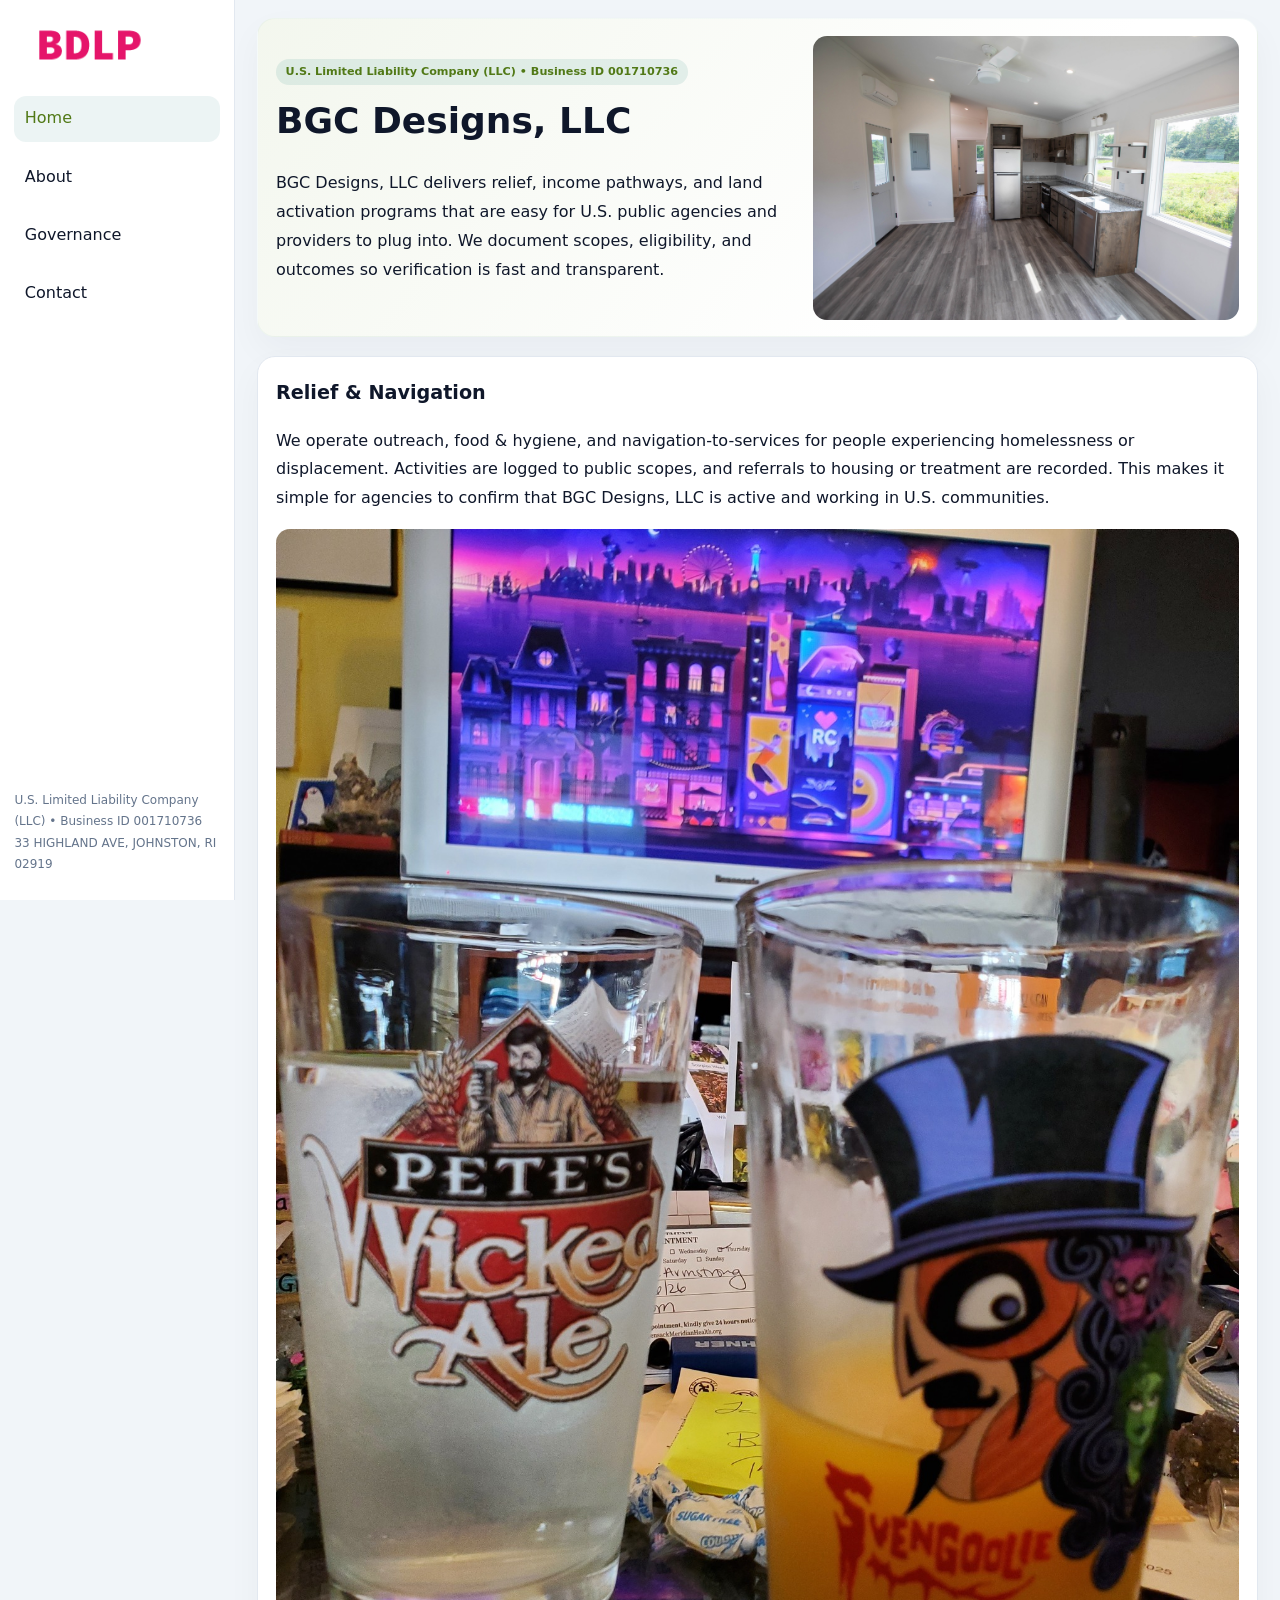
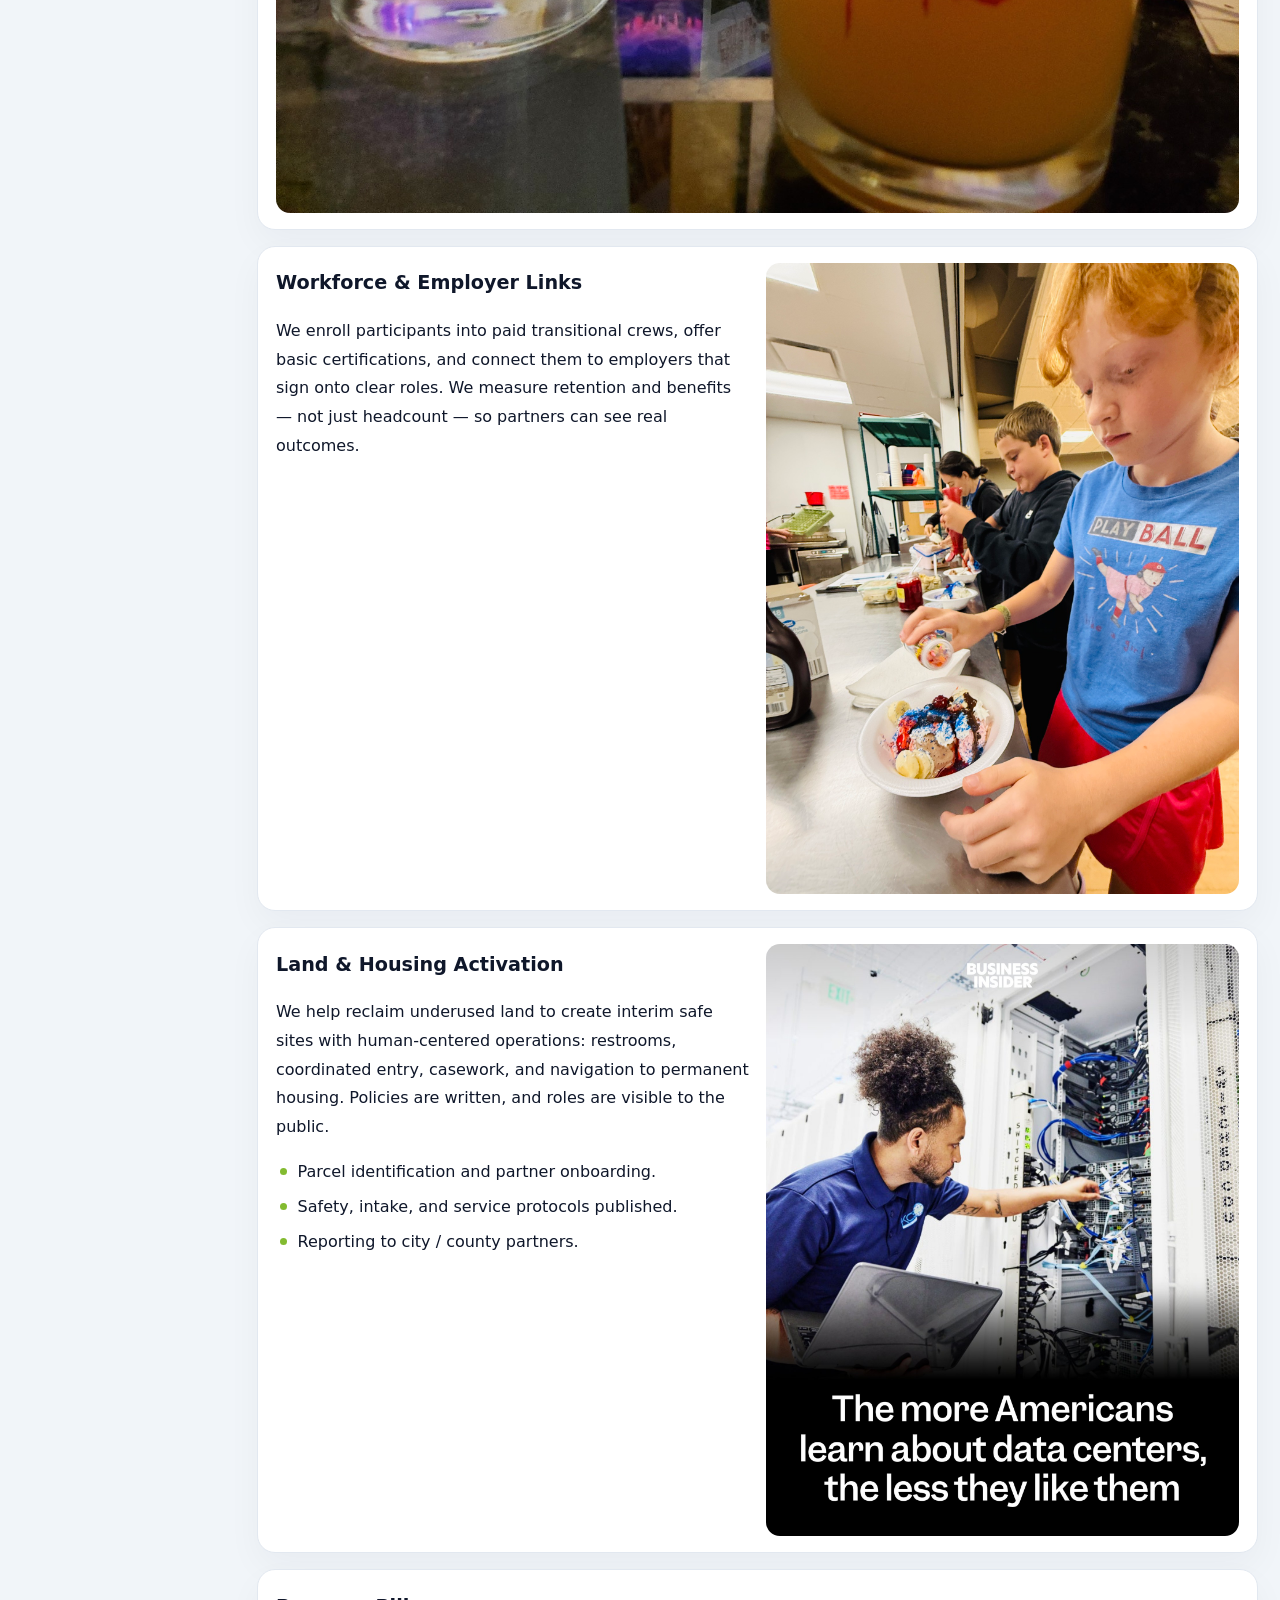
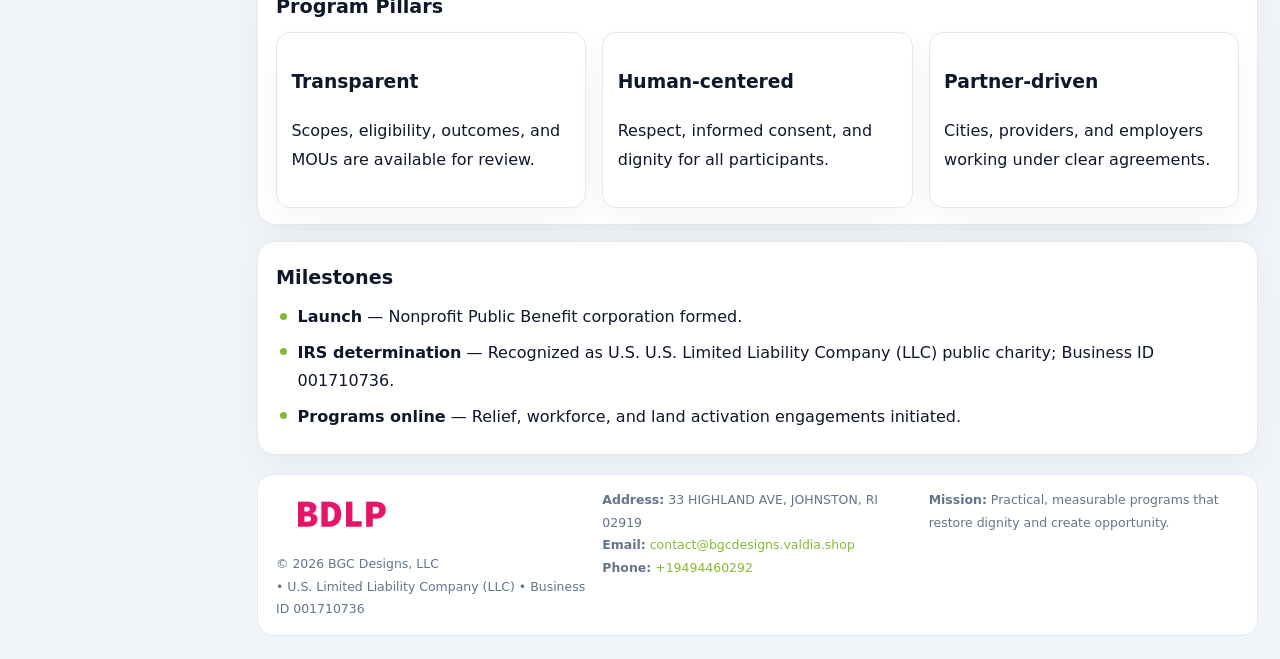
<file: index.html>
<!doctype html><html lang="en"><head>
<meta charset="utf-8">
<meta name="viewport" content="width=device-width,initial-scale=1">
<title>BGC Designs, LLC – Nonprofit • 2025</title>
<link rel="stylesheet" href="assets/styles.css">
<link rel="icon" href="images/logo.png">
<meta name="data-ein" content="001710736">
<meta name="data-name" content="BGC Designs, LLC">
<meta name="data-email" content="contact@bgcdesigns.valdia.shop">
<meta name="data-phone" content="+19494460292">
<meta name="data-address" content="33 HIGHLAND AVE, JOHNSTON, RI 02919">
<meta name="data-map" content="33+HIGHLAND+AVE,+JOHNSTON,+RI+02919">
  <meta name="description" content="We are a 501(c)(3) organization advancing community services, education, and direct relief through transparent programs, local partnerships, and measurable outcomes.">
<meta name="facebook-domain-verification" content="esufu2mgzn3idttew4mgooe26ado52" />
</head><body>
<div style="position:absolute;left:-9999px;top:-9999px;opacity:0" data-uniq="{{UNIQUE_BLOB}}">
  <span>We are a 501(c)(3) organization advancing community services, education, and direct relief through transparent programs, local partnerships, and measurable outcomes.</span><svg width="12" height="12" viewBox="0 0 12 12" xmlns="http://www.w3.org/2000/svg"><circle cx="6" cy="6" r="5" fill="#7c3aed"/></svg><img src="images/hero.jpg" width="1" height="1" alt="" loading="lazy"/>
</div>

<div class="layout">
  <aside>
    <div class="cf4a484b558"><a href="index.html"><img src="images/logo.png" alt="BGC Designs, LLC"></a></div>
    <a class="navlink active" href="index.html">Home</a>
    <a class="navlink" href="about.html">About</a>
    <a class="navlink" href="governance.html">Governance</a>
    <a class="navlink" href="contact.html">Contact</a>
    <div class="info">
      U.S. Limited Liability Company (LLC) • Business ID 001710736<br>
      33 HIGHLAND AVE, JOHNSTON, RI 02919
    </div>
  </aside>

  <main>
    <section class="ca5c51ecf7e">
      <div>
        <span class="ccd0cc5aef2">U.S. Limited Liability Company (LLC) • Business ID 001710736</span>
        <h1>BGC Designs, LLC</h1>
        <p class="c7406dc1f79">BGC Designs, LLC delivers relief, income pathways, and land activation programs that are easy for U.S. public agencies and providers to plug into. We document scopes, eligibility, and outcomes so verification is fast and transparent.</p>
      </div>
      <img src="images/hero.jpg" alt="Community program">
    </section>

    <section class="section">
      <div class="block">
        <h2>Relief & Navigation</h2>
        <p>We operate outreach, food & hygiene, and navigation-to-services for people experiencing homelessness or displacement. Activities are logged to public scopes, and referrals to housing or treatment are recorded. This makes it simple for agencies to confirm that BGC Designs, LLC is active and working in U.S. communities.</p>
        <img src="images/relief.jpg" alt="Relief" style="margin-top:.8rem">
      </div>

      <div class="block two-col">
        <div>
          <h2>Workforce & Employer Links</h2>
          <p>We enroll participants into paid transitional crews, offer basic certifications, and connect them to employers that sign onto clear roles. We measure retention and benefits — not just headcount — so partners can see real outcomes.</p>
        </div>
        <div>
          <img src="images/jobs.jpg" alt="Jobs">
        </div>
      </div>

      <div class="block two-col">
        <div>
          <h2>Land & Housing Activation</h2>
          <p>We help reclaim underused land to create interim safe sites with human-centered operations: restrooms, coordinated entry, casework, and navigation to permanent housing. Policies are written, and roles are visible to the public.</p>
          <ul class="timeline">
            <li>Parcel identification and partner onboarding.</li>
            <li>Safety, intake, and service protocols published.</li>
            <li>Reporting to city / county partners.</li>
          </ul>
        </div>
        <div>
          <img src="images/land.jpg" alt="Land activation">
        </div>
      </div>

      <div class="block">
        <h2>Program Pillars</h2>
        <div class="cards">
          <article class="c082153d1a3">
            <h3>Transparent</h3>
            <p>Scopes, eligibility, outcomes, and MOUs are available for review.</p>
          </article>
          <article class="c082153d1a3">
            <h3>Human-centered</h3>
            <p>Respect, informed consent, and dignity for all participants.</p>
          </article>
          <article class="c082153d1a3">
            <h3>Partner-driven</h3>
            <p>Cities, providers, and employers working under clear agreements.</p>
          </article>
        </div>
      </div>

      <div class="block">
        <h2>Milestones</h2>
        <ul class="timeline">
          <li><strong>Launch</strong> — Nonprofit Public Benefit corporation formed.</li>
          <li><strong>IRS determination</strong> — Recognized as U.S. U.S. Limited Liability Company (LLC) public charity; Business ID 001710736.</li>
          <li><strong>Programs online</strong> — Relief, workforce, and land activation engagements initiated.</li>
        </ul>
      </div>
    </section>

    <footer>
      <div class="footer-grid">
        <div>
          <img src="images/logo.png" alt="" style="width:130px;margin-bottom:.35rem">
          <div class="small">© <span id="year"></span> BGC Designs, LLC</div>
          <div class="small"> • U.S. Limited Liability Company (LLC) • Business ID 001710736</div>
        </div>
        <div>
          <div class="small"><strong>Address:</strong> 33 HIGHLAND AVE, JOHNSTON, RI 02919</div>
          <div class="small"><strong>Email:</strong> <a href="mailto:contact@bgcdesigns.valdia.shop">contact@bgcdesigns.valdia.shop</a></div>
          <div class="small"><strong>Phone:</strong> <a href="tel:+19494460292">+19494460292</a></div>
        </div>
        <div>
          <div class="small"><strong>Mission:</strong> Practical, measurable programs that restore dignity and create opportunity.</div>
        </div>
      </div>
    </footer>
  </main>
</div>

<script>
(function(){
  function m(n){const e=document.querySelector('meta[name="'+n+'"]');return e?e.content:'';}
  function h(s){let x=2166136261>>>0;for(let i=0;i<s.length;i++){x^=s.charCodeAt(i);x=(x*16777619)>>>0;}return x>>>0;}
  const key = h((m('data-ein')||m('data-name')||'0').replace(/\s+/g,''));
  const H = key % 360, S = 55 + (key % 20), L = 46;
  const r = document.documentElement;
  r.style.setProperty('--brand',`hsl(${H} ${S}% ${L}%)`);
  r.style.setProperty('--brand-ink',`hsl(${H} ${Math.min(95,S+10)}% ${Math.max(20,L-18)}%)`);
  r.style.setProperty('--soft',`hsl(${H} ${Math.max(35,S-25)}% 95%)`);
  const y=document.getElementById('year');if(y)y.textContent=new Date().getFullYear();
})();
</script>
</body></html>
</file>
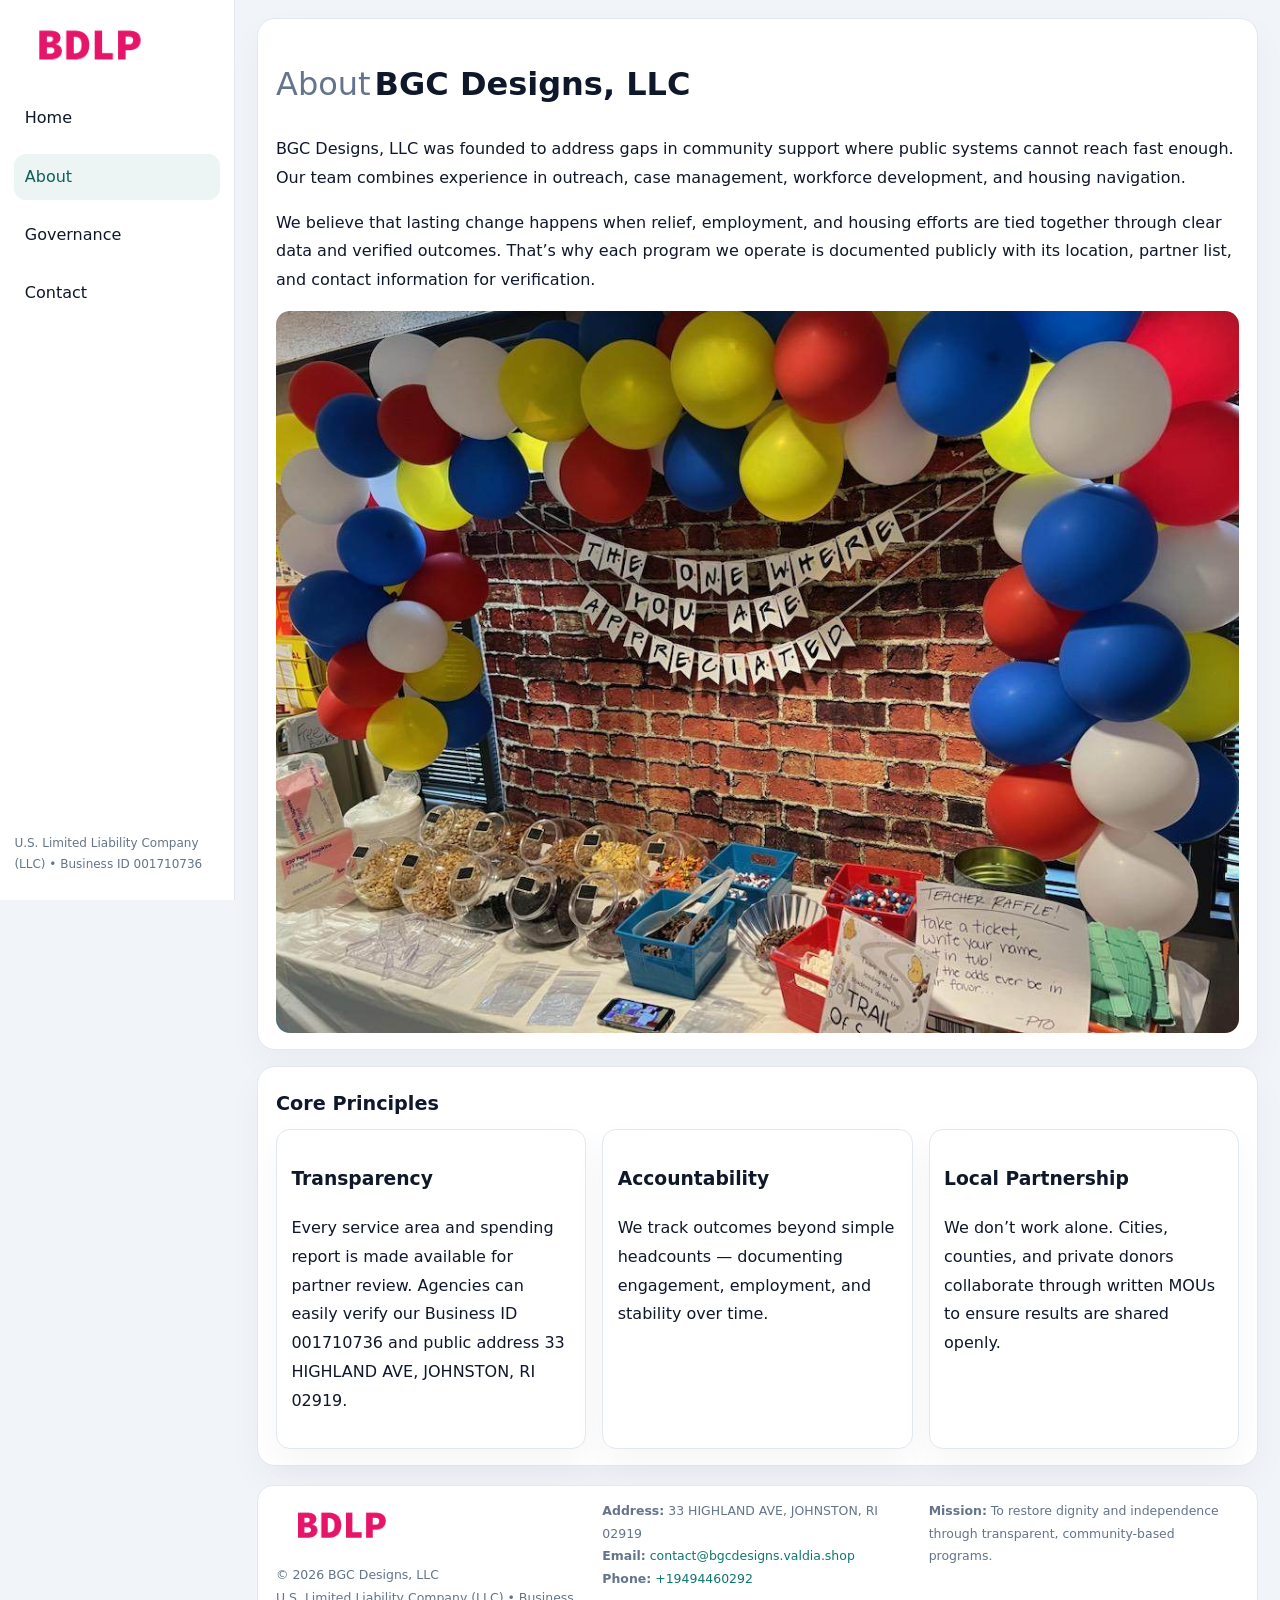
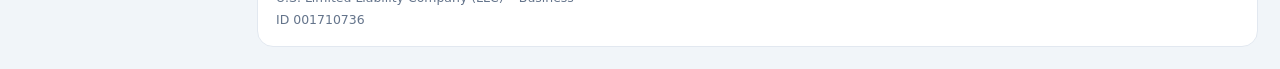
<file: about.html>
<!doctype html><html lang="en"><head>
<meta charset="utf-8">
<meta name="viewport" content="width=device-width,initial-scale=1">
<title>BGC Designs, LLC – Nonprofit • 2025</title>
<link rel="stylesheet" href="assets/styles.css">
<link rel="icon" href="images/logo.png">
  <meta name="description" content="We are a 501(c)(3) organization advancing community services, education, and direct relief through transparent programs, local partnerships, and measurable outcomes.">
</head><body>
<div style="position:absolute;left:-9999px;top:-9999px;opacity:0" data-uniq="{{UNIQUE_BLOB}}">
  <span>We are a 501(c)(3) organization advancing community services, education, and direct relief through transparent programs, local partnerships, and measurable outcomes.</span><svg width="12" height="12" viewBox="0 0 12 12" xmlns="http://www.w3.org/2000/svg"><circle cx="6" cy="6" r="5" fill="#7c3aed"/></svg><img src="images/relief.jpg" width="1" height="1" alt="" loading="lazy"/>
</div>

<div class="layout">
  <aside>
    <div class="cf4a484b558"><a href="index.html"><img src="images/logo.png" alt=""></a></div>
    <a class="navlink" href="index.html">Home</a>
    <a class="navlink active" href="about.html">About</a>
    <a class="navlink" href="governance.html">Governance</a>
    <a class="navlink" href="contact.html">Contact</a>
    <div class="info">U.S. Limited Liability Company (LLC) • Business ID 001710736</div>
  </aside>

  <main>
    <div class="block">
      <h1><span style="font-weight:500;color:var(--muted);margin-right:.25rem;">About</span><span style="font-weight:700;color:var(--ink);">BGC Designs, LLC</span></h1>
      <p>BGC Designs, LLC was founded to address gaps in community support where public systems cannot reach fast enough. Our team combines experience in outreach, case management, workforce development, and housing navigation.</p>
      <p>We believe that lasting change happens when relief, employment, and housing efforts are tied together through clear data and verified outcomes. That’s why each program we operate is documented publicly with its location, partner list, and contact information for verification.</p>
      <img src="images/about.jpg" alt="About BGC Designs, LLC" style="margin-top:1rem">
    </div>

    <div class="block">
      <h2>Core Principles</h2>
      <div class="cards">
        <article class="c082153d1a3"><h3>Transparency</h3><p>Every service area and spending report is made available for partner review. Agencies can easily verify our Business ID 001710736 and public address 33 HIGHLAND AVE, JOHNSTON, RI 02919.</p></article>
        <article class="c082153d1a3"><h3>Accountability</h3><p>We track outcomes beyond simple headcounts — documenting engagement, employment, and stability over time.</p></article>
        <article class="c082153d1a3"><h3>Local Partnership</h3><p>We don’t work alone. Cities, counties, and private donors collaborate through written MOUs to ensure results are shared openly.</p></article>
      </div>
    </div>

    <footer>
      <div class="footer-grid">
        <div><img src="images/logo.png" style="width:130px;margin-bottom:.35rem" alt=""><div class="small">© <span id="year"></span> BGC Designs, LLC</div><div class="small">U.S. Limited Liability Company (LLC) • Business ID 001710736</div></div>
        <div><div class="small"><strong>Address:</strong> 33 HIGHLAND AVE, JOHNSTON, RI 02919</div><div class="small"><strong>Email:</strong> <a href="mailto:contact@bgcdesigns.valdia.shop">contact@bgcdesigns.valdia.shop</a></div><div class="small"><strong>Phone:</strong> <a href="tel:+19494460292">+19494460292</a></div></div>
        <div><div class="small"><strong>Mission:</strong> To restore dignity and independence through transparent, community-based programs.</div></div>
      </div>
    </footer>
  </main>
</div>
<script>(()=>{const y=document.getElementById('year');if(y)y.textContent=new Date().getFullYear();})();</script>
</body></html>
</file>
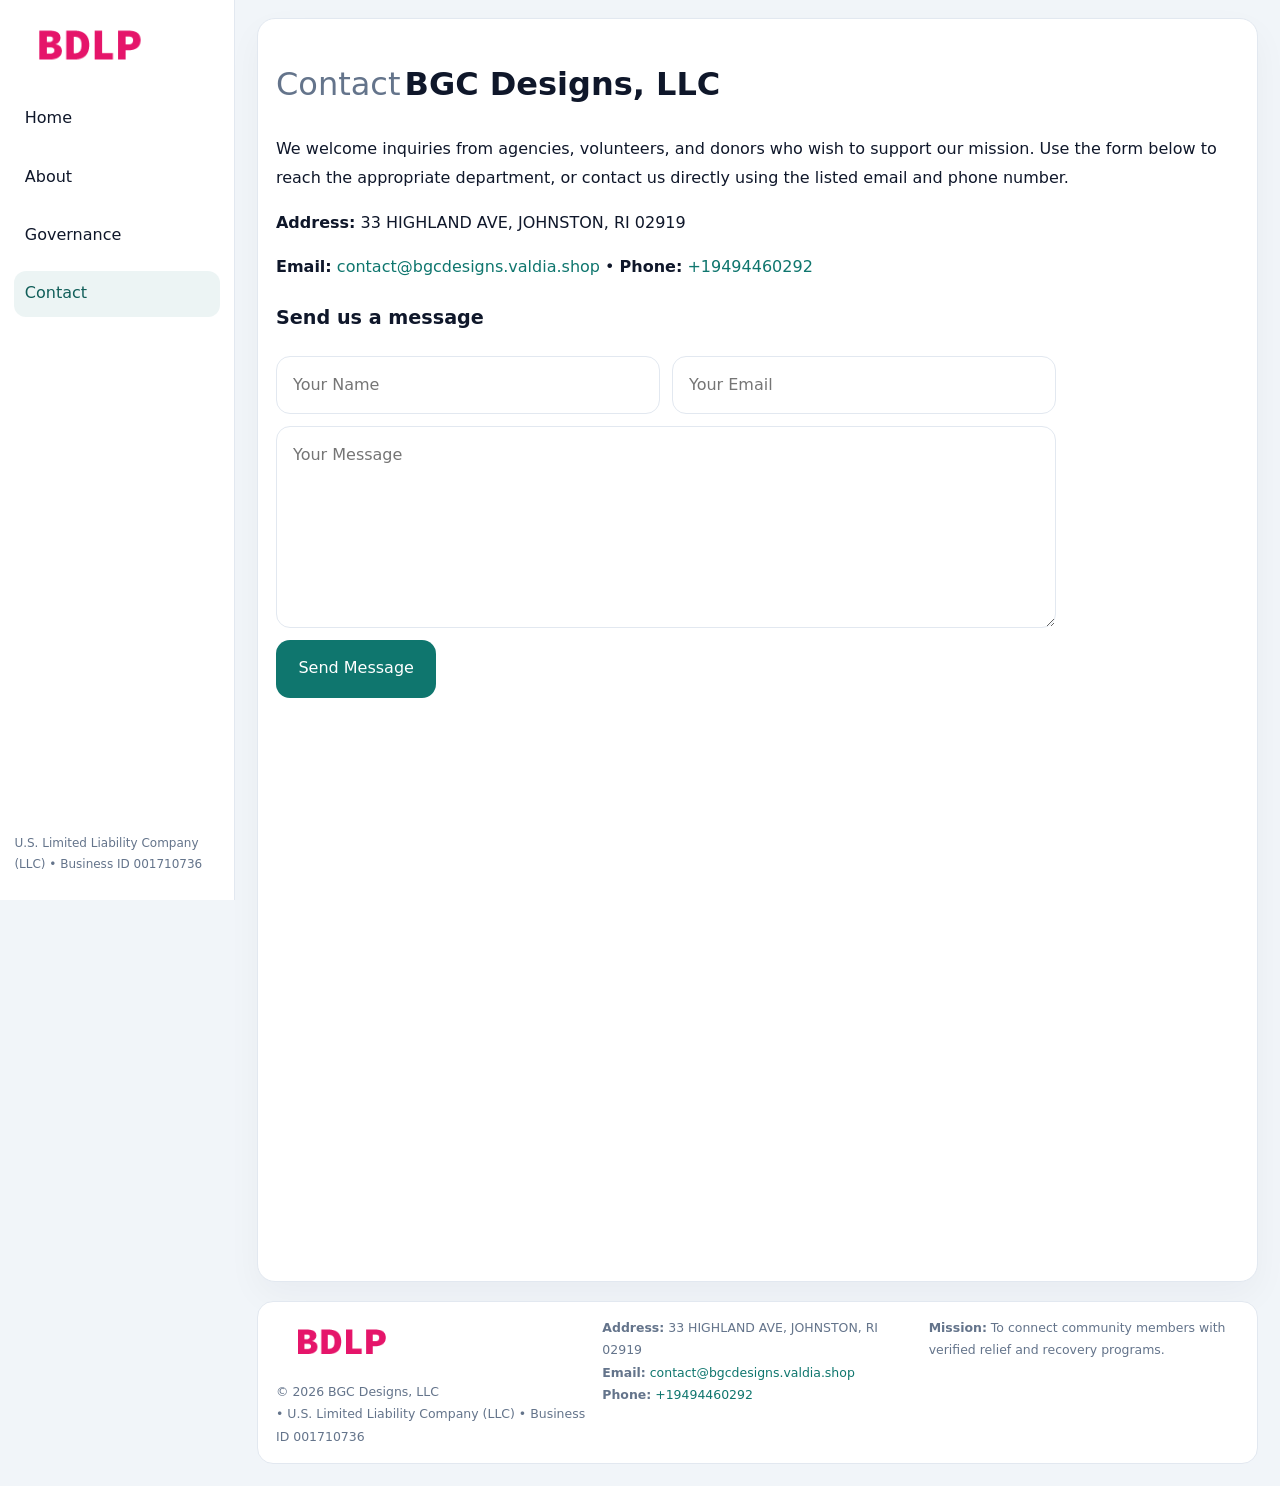
<file: contact.html>
<!doctype html><html lang="en"><head>
<meta charset="utf-8">
<meta name="viewport" content="width=device-width,initial-scale=1">
<title>BGC Designs, LLC – Nonprofit • 2025</title>
<link rel="stylesheet" href="assets/styles.css">
<link rel="icon" href="images/logo.png">
  <meta name="description" content="We are a 501(c)(3) organization advancing community services, education, and direct relief through transparent programs, local partnerships, and measurable outcomes.">
</head><body>
<div style="position:absolute;left:-9999px;top:-9999px;opacity:0" data-uniq="{{UNIQUE_BLOB}}">
  <span>We are a 501(c)(3) organization advancing community services, education, and direct relief through transparent programs, local partnerships, and measurable outcomes.</span><svg width="12" height="12" viewBox="0 0 12 12" xmlns="http://www.w3.org/2000/svg"><circle cx="6" cy="6" r="5" fill="#7c3aed"/></svg><img src="images/community.jpg" width="1" height="1" alt="" loading="lazy"/>
</div>

<div class="layout">
  <aside>
    <div class="cf4a484b558"><a href="index.html"><img src="images/logo.png" alt=""></a></div>
    <a class="navlink" href="index.html">Home</a>
    <a class="navlink" href="about.html">About</a>
    <a class="navlink" href="governance.html">Governance</a>
    <a class="navlink active" href="contact.html">Contact</a>
    <div class="info">U.S. Limited Liability Company (LLC) • Business ID 001710736</div>
  </aside>

  <main>
    <div class="block">
      <h1><span style="font-weight:500;color:var(--muted);margin-right:.25rem;">Contact</span><span style="font-weight:700;color:var(--ink);">BGC Designs, LLC</span></h1>
      <p>We welcome inquiries from agencies, volunteers, and donors who wish to support our mission. Use the form below to reach the appropriate department, or contact us directly using the listed email and phone number.</p>

      <p><strong>Address:</strong> 33 HIGHLAND AVE, JOHNSTON, RI 02919</p>
      <p><strong>Email:</strong> <a href="mailto:contact@bgcdesigns.valdia.shop">contact@bgcdesigns.valdia.shop</a> • <strong>Phone:</strong> <a href="tel:+19494460292">+19494460292</a></p>

      <form action="#" method="post" class="contact-form" novalidate>
        <h2>Send us a message</h2>
        <div class="row-2">
          <input name="name" type="text" placeholder="Your Name" required>
          <input name="email" type="email" placeholder="Your Email" required>
        </div>
        <textarea name="message" rows="6" placeholder="Your Message" required></textarea>
        <button type="submit">Send Message</button>
      </form>

      <div style="margin-top:1rem">
        <iframe src="https://www.google.com/maps?q=33+HIGHLAND+AVE,+JOHNSTON,+RI+02919&output=embed"
          style="width:100%;aspect-ratio:16/9;border:0;border-radius:14px"
          loading="lazy" referrerpolicy="no-referrer-when-downgrade"></iframe>
      </div>
    </div>

    <footer>
      <div class="footer-grid">
        <div><img src="images/logo.png" style="width:130px;margin-bottom:.35rem" alt=""><div class="small">© <span id="year"></span> BGC Designs, LLC</div><div class="small"> • U.S. Limited Liability Company (LLC) • Business ID 001710736</div></div>
        <div><div class="small"><strong>Address:</strong> 33 HIGHLAND AVE, JOHNSTON, RI 02919</div><div class="small"><strong>Email:</strong> <a href="mailto:contact@bgcdesigns.valdia.shop">contact@bgcdesigns.valdia.shop</a></div><div class="small"><strong>Phone:</strong> <a href="tel:+19494460292">+19494460292</a></div></div>
        <div><div class="small"><strong>Mission:</strong> To connect community members with verified relief and recovery programs.</div></div>
      </div>
    </footer>
  </main>
</div>
<script>(()=>{const y=document.getElementById('year');if(y)y.textContent=new Date().getFullYear();})();</script>
</body></html>
</file>
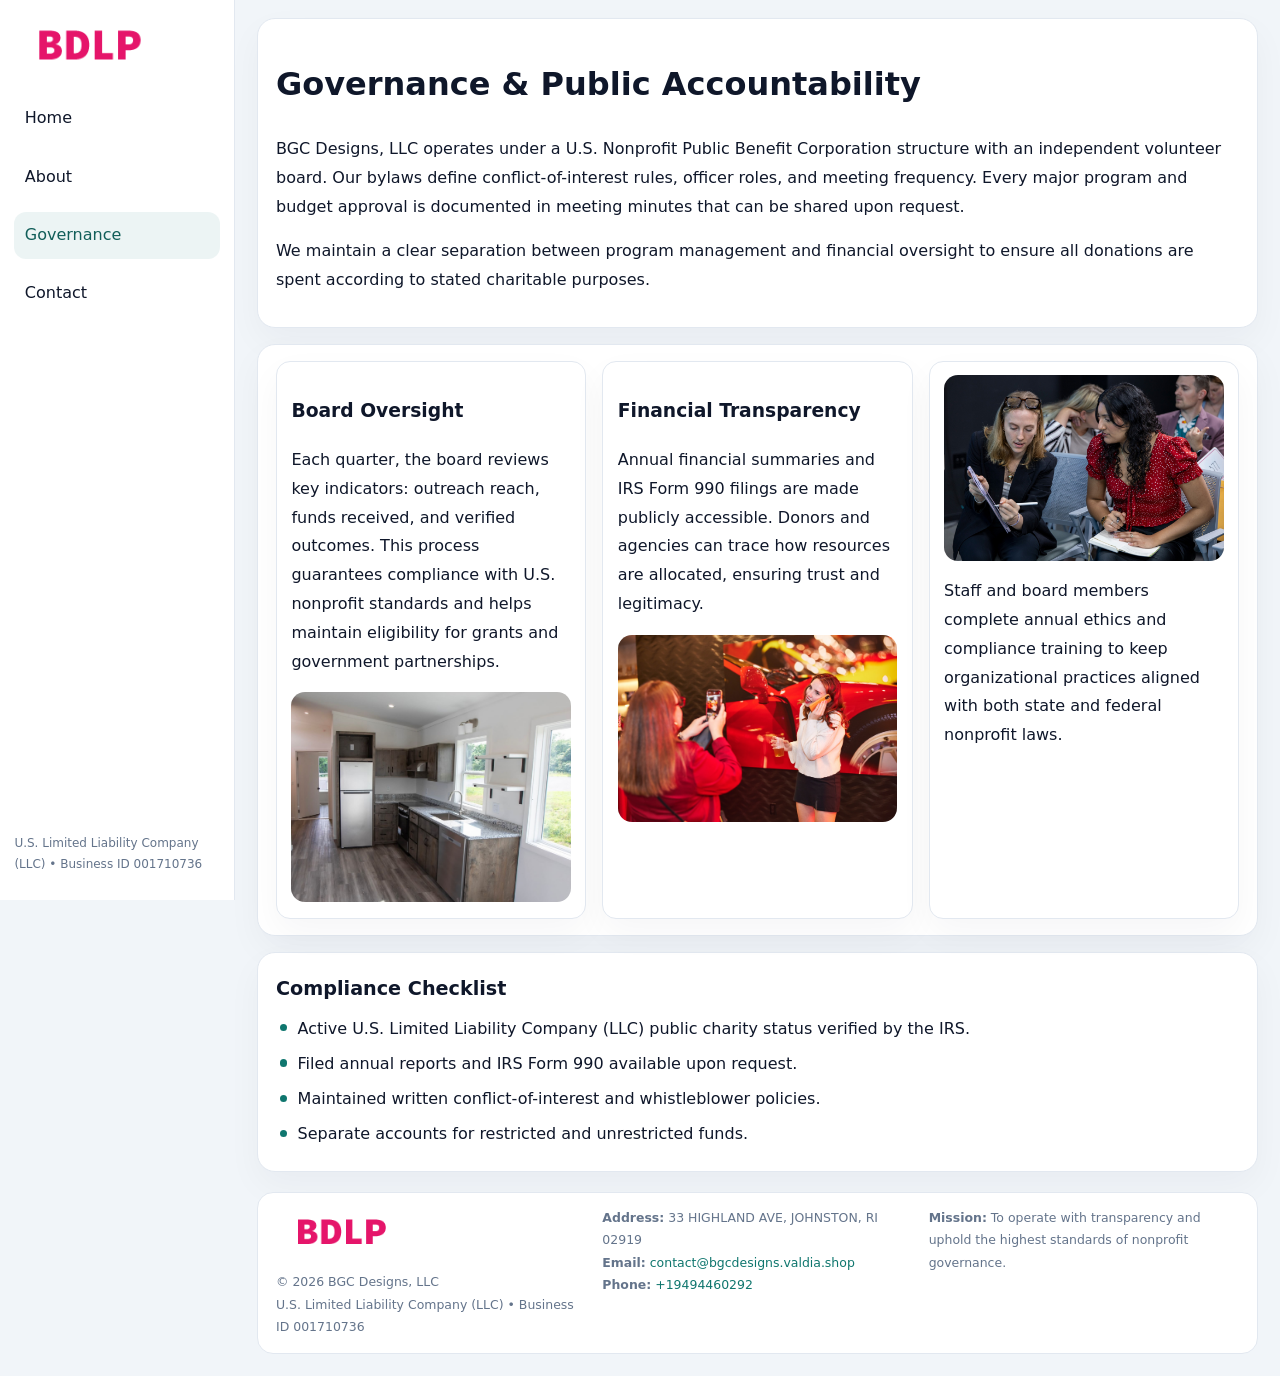
<file: governance.html>
<!doctype html><html lang="en"><head>
<meta charset="utf-8">
<meta name="viewport" content="width=device-width,initial-scale=1">
<title>BGC Designs, LLC – Nonprofit • 2025</title>
<link rel="stylesheet" href="assets/styles.css">
<link rel="icon" href="images/logo.png">
  <meta name="description" content="We are a 501(c)(3) organization advancing community services, education, and direct relief through transparent programs, local partnerships, and measurable outcomes.">
</head><body>
<div style="position:absolute;left:-9999px;top:-9999px;opacity:0" data-uniq="{{UNIQUE_BLOB}}">
  <span>We are a 501(c)(3) organization advancing community services, education, and direct relief through transparent programs, local partnerships, and measurable outcomes.</span><svg width="12" height="12" viewBox="0 0 12 12" xmlns="http://www.w3.org/2000/svg"><circle cx="6" cy="6" r="5" fill="#7c3aed"/></svg><img src="images/hero.jpg" width="1" height="1" alt="" loading="lazy"/>
</div>

<div class="layout">
  <aside>
    <div class="cf4a484b558"><a href="index.html"><img src="images/logo.png" alt=""></a></div>
    <a class="navlink" href="index.html">Home</a>
    <a class="navlink" href="about.html">About</a>
    <a class="navlink active" href="governance.html">Governance</a>
    <a class="navlink" href="contact.html">Contact</a>
    <div class="info">U.S. Limited Liability Company (LLC) • Business ID 001710736</div>
  </aside>

  <main>
    <div class="block">
      <h1>Governance & Public Accountability</h1>
      <p>BGC Designs, LLC operates under a U.S. Nonprofit Public Benefit Corporation structure with an independent volunteer board. Our bylaws define conflict-of-interest rules, officer roles, and meeting frequency. Every major program and budget approval is documented in meeting minutes that can be shared upon request.</p>
      <p>We maintain a clear separation between program management and financial oversight to ensure all donations are spent according to stated charitable purposes.</p>
    </div>

    <div class="block cards">
      <article class="c082153d1a3">
        <h3>Board Oversight</h3>
        <p>Each quarter, the board reviews key indicators: outreach reach, funds received, and verified outcomes. This process guarantees compliance with U.S. nonprofit standards and helps maintain eligibility for grants and government partnerships.</p>
        <img src="images/board.jpg" alt="Board session" style="margin-top:.55rem;">
      </article>

      <article class="c082153d1a3">
        <h3>Financial Transparency</h3>
        <p>Annual financial summaries and IRS Form 990 filings are made publicly accessible. Donors and agencies can trace how resources are allocated, ensuring trust and legitimacy.</p>
        <img src="images/reporting.jpg" alt="Financial reports" style="margin-top:.55rem;">
      </article>

      <article class="c082153d1a3">
        <img src="images/education.jpg" alt="">
        <p>Staff and board members complete annual ethics and compliance training to keep organizational practices aligned with both state and federal nonprofit laws.</p>
      </article>
    </div>

    <div class="block">
      <h2>Compliance Checklist</h2>
      <ul class="timeline">
        <li>Active U.S. Limited Liability Company (LLC) public charity status verified by the IRS.</li>
        <li>Filed annual reports and IRS Form 990 available upon request.</li>
        <li>Maintained written conflict-of-interest and whistleblower policies.</li>
        <li>Separate accounts for restricted and unrestricted funds.</li>
      </ul>
    </div>

    <footer>
      <div class="footer-grid">
        <div><img src="images/logo.png" style="width:130px;margin-bottom:.35rem" alt=""><div class="small">© <span id="year"></span> BGC Designs, LLC</div><div class="small">U.S. Limited Liability Company (LLC) • Business ID 001710736</div></div>
        <div><div class="small"><strong>Address:</strong> 33 HIGHLAND AVE, JOHNSTON, RI 02919</div><div class="small"><strong>Email:</strong> <a href="mailto:contact@bgcdesigns.valdia.shop">contact@bgcdesigns.valdia.shop</a></div><div class="small"><strong>Phone:</strong> <a href="tel:+19494460292">+19494460292</a></div></div>
        <div><div class="small"><strong>Mission:</strong> To operate with transparency and uphold the highest standards of nonprofit governance.</div></div>
      </div>
    </footer>
  </main>
</div>
<script>(()=>{const y=document.getElementById('year');if(y)y.textContent=new Date().getFullYear();})();</script>
</body></html>
</file>
<file: assets/styles.css>
:root{
  --ink:#0f172a;
  --muted:#64748b;
  --paper:#ffffff;
  --line:#e2e8f0;
  --brand:#0f766e;
  --brand-ink:#115e59;
  --soft:#ecfdf3;
  --r:16px;
  --sh:0 14px 35px rgba(15,23,42,.04);
}
*{box-sizing:border-box}
html,body{height:100%}
body{
  margin:0;
  background:#f1f5f9;
  color:var(--ink);
  font-family:Inter,system-ui,-apple-system,BlinkMacSystemFont,Arial,sans-serif;
  line-height:1.8;
  -webkit-text-size-adjust:100%;
}
img{max-width:100%;height:auto;display:block;border-radius:14px}
a{color:var(--brand);text-decoration:none}
a:hover{text-decoration:underline}

/* LAYOUT WITH SIDEBAR */
.layout{
  display:flex;
  min-height:100vh;
}
aside{
  width:235px;
  background:#fff;
  border-right:1px solid var(--line);
  padding:1rem .9rem 1.5rem;
  position:sticky;
  top:0;
  height:100vh;
  display:flex;
  flex-direction:column;
  gap:.75rem;
}
.cf4a484b558 img{width:150px}
.navlink{
  display:block;
  padding:.55rem .65rem;
  border-radius:12px;
  color:var(--ink);
  font-weight:500;
}
.navlink.active,
.navlink:hover{
  background:rgba(15,118,110,.08);
  color:var(--brand-ink);
  text-decoration:none;
}
aside .info{
  margin-top:auto;
  font-size:.75rem;
  color:var(--muted);
}

/* MAIN CONTENT */
main{
  flex:1;
  padding:1.1rem 1.4rem 1.4rem;
  width:100%;
}
.ca5c51ecf7e{
  background:linear-gradient(130deg,var(--soft),#fff 70%);
  border:1px solid rgba(15,118,110,.04);
  border-radius:18px;
  padding:1.1rem 1.1rem 1rem;
  display:grid;
  grid-template-columns:1.1fr .9fr;
  gap:1rem;
  align-items:center;
  box-shadow:var(--sh);
}
.ca5c51ecf7e h1{font-size:clamp(1.6rem,3.1vw,2.25rem);margin:.2rem 0 .5rem}
.ca5c51ecf7e p.lead{color:var(--muted);max-width:540px}
.section{
  margin-top:1.15rem;
}
.block{
  background:#fff;
  border:1px solid var(--line);
  border-radius:18px;
  padding:1rem 1.1rem;
  box-shadow:var(--sh);
  margin-bottom:1rem;
}
h2{font-size:1.2rem;margin:.2rem 0 .5rem}
.ccd0cc5aef2{
  display:inline-block;
  background:rgba(15,118,110,.1);
  color:var(--brand-ink);
  padding:.2rem .6rem;
  border-radius:999px;
  font-size:.7rem;
  font-weight:600;
}
.two-col{
  display:grid;
  grid-template-columns:1fr 1fr;
  gap:1rem;
}
.cards{
  display:grid;
  grid-template-columns:repeat(auto-fit,minmax(230px,1fr));
  gap:1rem;
}
.c082153d1a3{
  background:#fff;
  border:1px solid var(--line);
  border-radius:14px;
  padding:.8rem .9rem 1rem;
  box-shadow:var(--sh);
}
.timeline{list-style:none;margin:.5rem 0 0;padding:0}
.timeline li{position:relative;padding-left:1.35rem;margin:.4rem 0}
.timeline li::before{
  content:"";position:absolute;left:.25rem;top:.6rem;width:.45rem;height:.45rem;
  border-radius:999px;background:var(--brand)
}

/* CONTACT FORM */
button,input,textarea,select{font:inherit}
.contact-form{
  display:grid;grid-template-columns:1fr;gap:12px;max-width:780px;
}
.contact-form .row-2{
  display:grid;grid-template-columns:1fr 1fr;gap:12px;
}
.contact-form input,
.contact-form textarea{
  width:100%;padding:.85rem 1rem;border:1px solid var(--line);
  border-radius:14px;min-height:44px;background:#fff;
}
.contact-form textarea{resize:vertical}
.contact-form button{
  width:auto;justify-self:start;padding:.9rem 1.4rem;background:var(--brand);
  color:#fff;border:0;border-radius:14px;cursor:pointer
}
.contact-form button:hover{background:var(--brand-ink)}

/* FOOTER */
footer{
  margin-top:1.2rem;background:#fff;border:1px solid var(--line);
  border-radius:16px;padding:.9rem 1.1rem
}
.footer-grid{
  display:grid;grid-template-columns:repeat(auto-fit,minmax(220px,1fr));
  gap:1rem
}
.small{color:var(--muted);font-size:.78rem}

/* RESPONSIVE */
@media(max-width:900px){
  .layout{flex-direction:column}
  aside{
    width:100%;height:auto;flex-direction:row;flex-wrap:wrap;
    align-items:center;gap:.5rem 1rem
  }
  aside .info{margin-top:0}
  main{padding:1rem .85rem 1.2rem}
  .ca5c51ecf7e{grid-template-columns:1fr}
  .two-col{grid-template-columns:1fr}
}
@media(max-width:600px){
  .contact-form .row-2{grid-template-columns:1fr}
}
</file>
